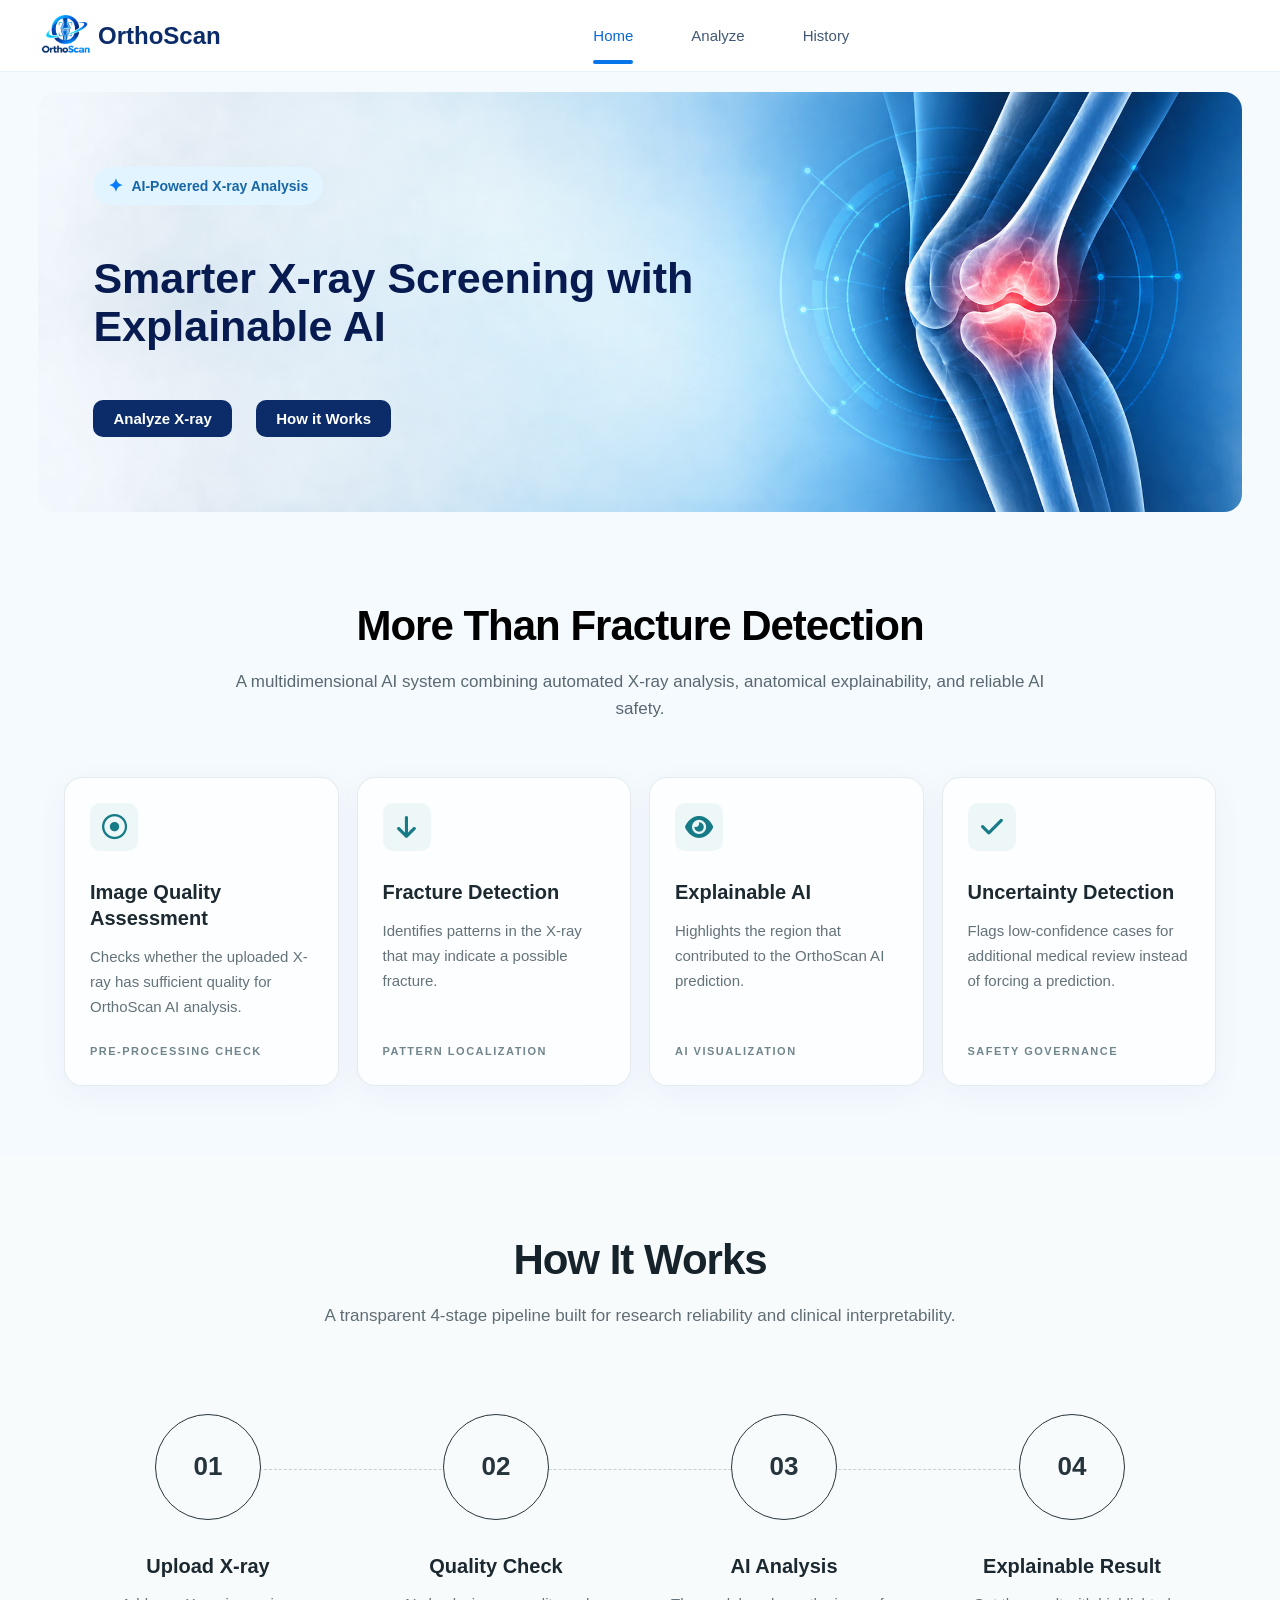
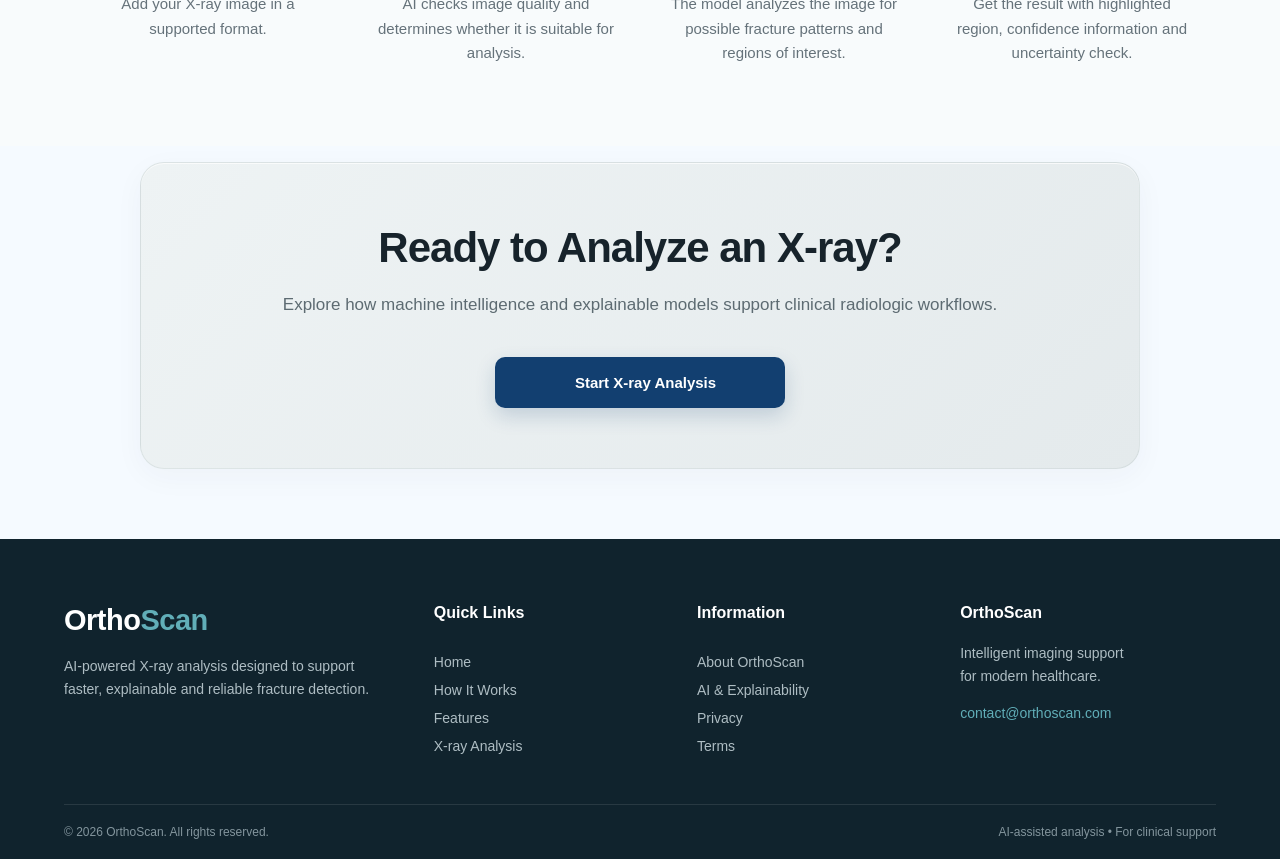
<file: index.html>
<!DOCTYPE html>
<html lang="en">
<head>
    <meta charset="UTF-8">
    <meta name="viewport" content="width=device-width, initial-scale=1.0">
    <title>Document</title>
     <link rel="stylesheet" href="https://cdnjs.cloudflare.com/ajax/libs/font-awesome/6.4.0/css/all.min.css" integrity="sha512-iecdLmaskl7CVkqkXNQ/ZH/XLlvWZOJyj7Yy7tcenmpD1ypASozpmT/E0iPtmFIB46ZmdtAc9eNBvH0H/ZpiBw==" crossorigin="anonymous" referrerpolicy="no-referrer" />
   
    <link rel="stylesheet" href="style.css">
</head>
<body>
    <!-- Navbar -->
<header class="navbar">

    <!-- Logo + Name -->
    <a href="index.html" class="brand">
        <div class="logo">
            <img src="images/logo.png" alt="OrthoScan Logo">
        </div>

        <div class="brand-text">
            <h1>OrthoScan</h1>
        </div>
    </a>


    <!-- Desktop Navigation -->
    <nav class="nav-links">

        <a href="index.html" class="nav-link active">
            Home
        </a>

        <a href="Analysis.html" class="nav-link">
            Analyze
        </a>

        <a href="history.html" class="nav-link">
            History
        </a>


    </nav>


    <!-- Right Side -->
    <div class="nav-right">

        <!-- Mobile Menu Button -->
        <button class="menu-btn" id="menuBtn" aria-label="Open navigation">
            ☰
        </button>

    </div>


    <!-- Mobile Navigation -->
    <nav class="mobile-menu" id="mobileMenu">

        <a href="index.html" class="mobile-link active">
            Home
        </a>

        <a href="Analysis.html" class="mobile-link">
            Analyze
        </a>

        <a href="history.html" class="mobile-link">
            History
        </a>

    </nav>

</header>
<section class="hero-section">
    <div class="hero-content">
        <div class="ai-badge">
            <span>✦</span>
            AI-Powered X-ray Analysis
        </div>
        <h1>
            Smarter X-ray Screening with<br>
            Explainable AI
        </h1>
        <div class="btns">
            <button class="btn" onclick="window.location.href='Analysis.html'">Analyze X-ray</button>
          <a href="#working">  <button class="btn">How it Works</button>
  </a>
          </div>
    </div>
</section>
<section class="features-section">

  <div class="section-heading">
    <h2>More Than Fracture Detection</h2>
    <p>
      A multidimensional AI system combining automated X-ray analysis,
      anatomical explainability, and reliable AI safety.
    </p>
  </div>

  <div class="features-grid">

    <!-- Card 1 -->
    <div class="feature-card">
      <div class="icon-box">
        <i class="fa-regular fa-circle-dot"></i>
      </div>

      <h3>Image Quality Assessment</h3>

      <p>
        Checks whether the uploaded X-ray has sufficient quality
        for OrthoScan AI analysis.
      </p>
      <span>PRE-PROCESSING CHECK</span>
    </div>

    <!-- Card 2 -->
    <div class="feature-card">
      <div class="icon-box">
        <i class="fa-solid fa-arrow-down"></i>
      </div>

      <h3>Fracture Detection</h3>

      <p>
        Identifies patterns in the X-ray that may indicate
        a possible fracture.
      </p>

      <span>PATTERN LOCALIZATION</span>
    </div>

    <!-- Card 3 -->
    <div class="feature-card">
      <div class="icon-box">
        <i class="fa-solid fa-eye"></i>
      </div>

      <h3>Explainable AI</h3>

      <p>
        Highlights the region that contributed to the
        OrthoScan AI prediction.
      </p>

      <span>AI VISUALIZATION</span>
    </div>

    <!-- Card 4 -->
    <div class="feature-card">
      <div class="icon-box">
        <i class="fa-solid fa-check"></i>
      </div>

      <h3>Uncertainty Detection</h3>

      <p>
        Flags low-confidence cases for additional medical
        review instead of forcing a prediction.
      </p>

      <span>SAFETY GOVERNANCE</span>
    </div>

  </div>

</section>
<section class="how-it-works" id="working">

  <div class="how-header" >
    <h2>How It Works</h2>
    <p>
      A transparent 4-stage pipeline built for research reliability
      and clinical interpretability.
    </p>
  </div>

  <div class="steps-container">

    <!-- Step 01 -->
    <div class="step">
      <div class="step-number">01</div>

      <h3>Upload X-ray</h3>

      <p>
        Add your X-ray image in a supported format.
      </p>
    </div>

    <!-- Step 02 -->
    <div class="step">
      <div class="step-number">02</div>

      <h3>Quality Check</h3>

      <p>
        AI checks image quality and determines whether
        it is suitable for analysis.
      </p>
    </div>

    <!-- Step 03 -->
    <div class="step">
      <div class="step-number">03</div>

      <h3>AI Analysis</h3>

      <p>
        The model analyzes the image for possible fracture
        patterns and regions of interest.
      </p>
    </div>

    <!-- Step 04 -->
    <div class="step">
      <div class="step-number">04</div>

      <h3>Explainable Result</h3>

      <p>
        Get the result with highlighted region, confidence
        information and uncertainty check.
      </p>
    </div>

  </div>

</section>
<section class="analyze-cta">

  <div class="cta-content">

    <h2>Ready to Analyze an X-ray?</h2>

    <p>
      Explore how machine intelligence and explainable models
      support clinical radiologic workflows.
    </p>

    <a href="Analysis.html" class="analyze-btn">
      <i data-lucide="file-scan"></i>
      <span>Start X-ray Analysis</span>
    </a>

  </div>

</section>
<footer class="footer">

  <div class="footer-container">

    <!-- Brand -->
    <div class="footer-brand">
      <h2>Ortho<span>Scan</span></h2>

      <p>
        AI-powered X-ray analysis designed to support
        faster, explainable and reliable fracture detection.
      </p>
    </div>


    <!-- Quick Links -->
    <div class="footer-links">
      <h3>Quick Links</h3>

      <a href="#">Home</a>
      <a href="#">How It Works</a>
      <a href="#">Features</a>
      <a href="#">X-ray Analysis</a>
    </div>


    <!-- Information -->
    <div class="footer-links">
      <h3>Information</h3>

      <a href="#">About OrthoScan</a>
      <a href="#">AI & Explainability</a>
      <a href="#">Privacy</a>
      <a href="#">Terms</a>
    </div>


    <!-- Contact -->
    <div class="footer-contact">
      <h3>OrthoScan</h3>

      <p>
        Intelligent imaging support<br>
        for modern healthcare.
      </p>

      <a href="mailto:contact@orthoscan.com">
        contact@orthoscan.com
      </a>
    </div>

  </div>
  <!-- Bottom -->
  <div class="footer-bottom">
    <p>© 2026 OrthoScan. All rights reserved.</p>
    <p>AI-assisted analysis • For clinical support</p>
  </div>
</footer>
<script src="script.js"></script>
</body>
</html>
</file>
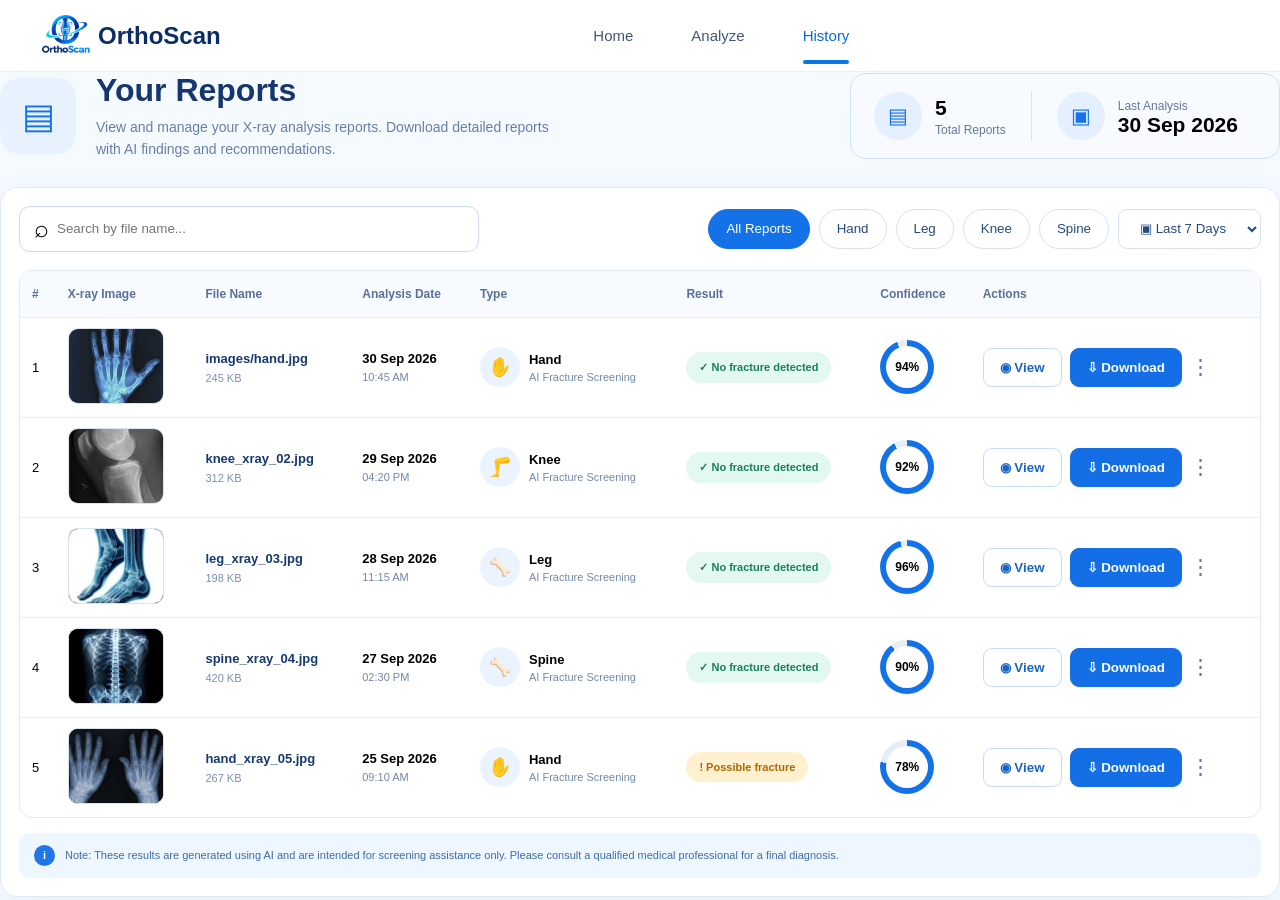
<file: history.html>
<!DOCTYPE html>
<html lang="en">
<head>
    <meta name="viewport" content="width=device-width, initial-scale=1.0">
    <title>report page</title>
    <link rel="stylesheet" href="history.css">
</head>
<body>
    <header class="navbar">

    <!-- Logo + Name -->
    <a href="index.html" class="brand">
        <div class="logo">
            <img src="images/logo.png" alt="OrthoScan Logo">
        </div>

        <div class="brand-text">
            <h1>OrthoScan</h1>
        </div>
    </a>


    <!-- Desktop Navigation -->
    <nav class="nav-links">

        <a href="index.html" class="nav-link">
            Home
        </a>

        <a href="Analysis.html" class="nav-link">
            Analyze
        </a>

        <a href="history.html" class="nav-link active">
            History
        </a>

    </nav>


    <!-- Right Side -->
    <div class="nav-right">

        <!-- Mobile Menu Button -->
        <button class="menu-btn" id="menuBtn" aria-label="Open navigation">
            ☰
        </button>

    </div>


    <!-- Mobile Navigation -->
    <nav class="mobile-menu" id="mobileMenu">

        <a href="index.html" class="mobile-link">
            Home
        </a>

        <a href="Analysis.html" class="mobile-link">
            Analyze
        </a>


        <a href="history.html" class="mobile-link active">
            History
        </a>

    </nav>

</header>


    <!-- Heading -->
    <section class="heading">

        <div class="heading-left">

            <div class="heading-icon">
                ▤
            </div>

            <div>
                <h2>Your Reports</h2>

                <p>
                    View and manage your X-ray analysis reports.
                    Download detailed reports<br>
                    with AI findings and recommendations.
                </p>
            </div>

        </div>


        <div class="summary">

            <div class="summary-item">
                <div class="summary-icon">▤</div>

                <div>
                    <strong id="totalReports">5</strong>
                    <span>Total Reports</span>
                </div>
            </div>

            <div class="divider"></div>

            <div class="summary-item">

                <div class="summary-icon">▣</div>

                <div>
                    <small>Last Analysis</small>
                    <strong>30 Sep 2026</strong>
                </div>

            </div>

        </div>

    </section>


    <!-- Reports -->
    <section class="reports-card">

        <!-- Search + filters -->
        <div class="toolbar">

            <div class="search-box">
                <span>⌕</span>
                <input
                    type="text"
                    id="searchInput"
                    placeholder="Search by file name..."
                >
            </div>


            <div class="filters">

                <button class="filter active" data-type="All">
                    All Reports
                </button>

                <button class="filter" data-type="Hand">
                    Hand
                </button>

                <button class="filter" data-type="Leg">
                    Leg
                </button>

                <button class="filter" data-type="Knee">
                    Knee
                </button>

                <button class="filter" data-type="Spine">
                    Spine
                </button>

                <select id="dateFilter">
                    <option>▣ Last 7 Days</option>
                    <option>All Dates</option>
                </select>

            </div>

        </div>


        <!-- Table -->
        <div class="table-wrapper">

            <table>

                <thead>

                    <tr>
                        <th>#</th>
                        <th>X-ray Image</th>
                        <th>File Name</th>
                        <th>Analysis Date</th>
                        <th>Type</th>
                        <th>Result</th>
                        <th>Confidence</th>
                        <th>Actions</th>
                    </tr>

                </thead>

                <tbody id="reportBody"></tbody>

            </table>

        </div>


        <!-- Note -->
        <div class="note">

            <span>i</span>

            <p>
                Note: These results are generated using AI and are intended
                for screening assistance only. Please consult a qualified
                medical professional for a final diagnosis.
            </p>

        </div>

    </section>

</main>


<script src="history.js"></script>
</body>
</html>
</file>
<file: style.css>
* {
    margin: 0;
    padding: 0;
    box-sizing: border-box;
}
body {
    font-family: 'Segoe UI', Tahoma, Geneva, Verdana, sans-serif;
    background: #f5faff;
}
/* ================= NAVBAR ================= */
.navbar {
    width: 100%;
    height: 72px;
    background: #ffffff;
    display: flex;
    align-items: center;
    justify-content: space-between;
    padding: 0 38px;
    border-bottom: 1px solid #e8f0f8;
}
/* ================= LOGO ================= */
.brand {
    display: flex;
    align-items: center;
    gap: 5px;
    text-decoration: none;
}
.logo img{
    width: 55px;
    height: 55px;
    display: flex;
    align-items: center;
    justify-content: center;
}
.brand-text h1 {
    font-size: 24px;
    line-height: 25px;
    color: #0b2c68;
    font-weight: 750;
}
.brand-text span {
    display: block;
    margin-top: 3px;
    font-size: 12px;
    color: #66809f;
}
/* ================= NAVIGATION ================= */

.nav-links {
    height: 100%;
    margin-right: 30px;
    display: flex;
    align-items: center;
    gap: 38px;
    margin-left: 30px;
}

.nav-links a {
    height: 100%;
    display: flex;
    align-items: center;
    position: relative;
    text-decoration: none;
    margin-right: 20px;
    color: #415875;
    font-size: 15px;
    font-weight: 500;
}

.nav-links a:hover {
    color: #0868d9;
}

.nav-link.active {
    color: #0868d9;
}

.nav-link.active::after {
    content: "";
    position: absolute;
    bottom: 7px;
    left: 0;
    right: 0;
    height: 4px;
    border-radius: 5px;
    background: #0876e8;
}


/* ================= RIGHT SIDE ================= */

.nav-right {
    display: flex;
    align-items: center;
    gap: 25px;
}


/* ================= HAMBURGER BUTTON ================= */

.menu-btn {
    display: none;

    width: 42px;
    height: 42px;

    border: none;
    background: transparent;

    font-size: 28px;
    color: #16355e;

    cursor: pointer;

    align-items: center;
    justify-content: center;
}


/* ================= MOBILE MENU ================= */

.mobile-menu {
    display: none;
}


/* ================= TABLET ================= */

@media (max-width: 900px) {

    .navbar {
        padding: 0 20px;
    }

    .nav-links {
        gap: 18px;
    }

    .nav-link {
        font-size: 13px;
    }

    .brand-text h1 {
        font-size: 21px;
    }
}


/* ================= MOBILE ================= */

@media (max-width: 700px) {

    .navbar {
        height: 65px;
        padding: 0 15px;

        position: relative;
    }

    .brand-text h1 {
        font-size: 19px;
    }


    /* Desktop navigation hide */
    .nav-links {
        display: none;
    }


    /* Hamburger show */
    .menu-btn {
        display: flex;
    }


    .nav-right {
        gap: 8px;
    }


    /* Mobile dropdown */

    .mobile-menu {
        position: absolute;

        top: 65px;
        right: 15px;

        width: 200px;

        background: white;

        border-radius: 12px;

        padding: 10px 0;

        display: flex;
        flex-direction: column;

        box-shadow: 0 8px 25px rgba(0, 0, 0, 0.12);

        opacity: 0;
        visibility: hidden;

        transform: translateY(-10px);

        transition:
            opacity 0.25s ease,
            transform 0.25s ease,
            visibility 0.25s ease;

        z-index: 1000;
    }


    /* Menu open */

    .mobile-menu.show {
        opacity: 1;
        visibility: visible;

        transform: translateY(0);
    }


    /* Mobile links */

    .mobile-link {
        padding: 13px 20px;

        text-decoration: none;

        color: #415875;

        font-size: 15px;

        font-weight: 500;

        transition: 0.2s;
    }


    .mobile-link:hover {
        background: #f2f7ff;
        color: #0868d9;
    }


    .mobile-link.active {
        color: #0868d9;

        background: #f2f7ff;

        border-left: 3px solid #0876e8;
    }
}


/* ================= SMALL MOBILE ================= */

@media (max-width: 420px) {

    .brand-text h1 {
        font-size: 17px;
    }

    .mobile-menu {
        right: 10px;
        width: 180px;
    }

}

/* =======HERO SECTION ===========*/
.hero-section {
    width: 94%;
    max-width: 1450px;
    min-height: 420px;
    margin: 20px auto;
    display: flex;
    align-items: center;
    position: relative;
    overflow: hidden;
    border-radius: 18px;
    background-image: url("images/hero-img.png");
    background-size: cover;
}
/* LEFT CONTENT */
.hero-content {
    width: 55%;
    padding-left: 55px;
    position: relative;
    z-index: 2;
}
/* AI BADGE */
.ai-badge {
    width: fit-content;
    display: flex;
    align-items: center;
    gap: 8px;
    padding: 8px 15px;
    margin-bottom: 20px;
    border-radius: 25px;
    background: #e1f4ff;
    color: #1766a5;
    font-size: 14px;
    font-weight: 600;
}
.ai-badge span {
    color: #087cff;
    font-size: 18px;
}
/* HEADING */

.hero-content h1 {
    margin: 0 0 18px;
    color: #071b51;
    font-size: 43px;
    line-height: 1.1;
    font-weight: 750;
    margin-bottom: 50px;
    margin-top: 50px;
}
.btns{
    gap: 20px;
}
.btn{
    border: none;
    padding:  10px 20px;
    color: white;
    background-color: #0b2c68;
    border-radius: 10px;
    margin-right: 20px;
    font-size: 15px;
    font-weight: 700;
    cursor: pointer;
}

/* ===TABLE==*/
@media (max-width: 1000px) {
    .hero-content {
        padding-left: 35px;
    }
    .hero-content h1 {
        font-size: 36px;
    }
    .hero-features {
        gap: 15px;
    }
    .hero-feature h4 {
        font-size: 11px;
    }
}
/* ===== MOBILE=====*/
@media (max-width: 750px) {
    .hero-section {
        min-height: 420px;
        background-image: url("images/hero-img1.png");
        background-size: c;
        background-position: center top;
        background-repeat: no-repeat;

        background-color: #eef7ff;
        /* flex-direction: column; */
    }
    .hero-content {
        width: 100%;
        padding: 35px 25px;
    }
    .hero-content h1 {
        font-size: 34px;
    }
    .hero-text {
        font-size: 15px;
    }
    .hero-features {
        flex-wrap: wrap;
        gap: 18px;
    }
    .hero-feature {
        width: 45%;
    }
    
}
/* SMALL MOBILE */
@media (max-width: 480px) {
    .hero-section {
        width: 95%;
    }
    .hero-content {
        padding: 28px 20px;
    }
    .hero-content h1 {
        font-size: 29px;
    }
    .hero-feature {
        width: 100%;
    }
    
}

/* Main Section */
.features-section {
  width: 100%;
  padding: 70px 5%;
}

/* Heading */
.section-heading {
  text-align: center;
  max-width: 850px;
  margin: 0 auto 55px;
}

.section-heading h2 {
  font-size: 42px;
  font-weight: 700;
  margin-bottom: 18px;
  letter-spacing: -1px;
}

.section-heading p {
  font-size: 17px;
  line-height: 1.6;
  color: #596871;
}

/* Cards Grid */
.features-grid {
  max-width: 1450px;
  margin: auto;

  display: grid;
  grid-template-columns: repeat(4, 1fr);
  gap: 18px;
}
/* Card */
.feature-card {
  min-height: 200px;
  padding: 25px 25px 28px;
  background: rgba(255, 255, 255, 0.72);
  border: 1px solid rgba(130, 150, 160, 0.18);
  border-radius: 18px;
  box-shadow: 0 8px 30px rgba(40, 70, 80, 0.05);
  display: flex;
  flex-direction: column;
  transition: 0.3s ease;
}

.feature-card:hover {
  transform: translateY(-6px);
  box-shadow: 0 15px 35px rgba(40, 70, 80, 0.10);
}
/* Icon */
.icon-box {
  width: 48px;
  height: 48px;
  display: flex;
  align-items: center;
  justify-content: center;
  margin-bottom: 28px;
  border-radius: 10px;
  background: #edf7f8;
  color: #167b86;
  font-size: 25px;
  font-weight: bold;
}

/* Card Heading */
.feature-card h3 {
  font-size: 20px;
  line-height: 1.3;
  margin-bottom: 14px;
  color: #1c2930;
}
/* Card Description */
.feature-card p {
  font-size: 15px;
  line-height: 1.65;
  color: #64727a;
}
/* Bottom Label */
.feature-card span {
  margin-top: auto;
  padding-top: 25px;
  font-size: 11px;
  font-weight: 700;
  letter-spacing: 1.5px;
  color: #71858d;
}
/* =========================TABLET========================= */
@media (max-width: 1000px) {
  .features-grid {
    grid-template-columns: repeat(2, 1fr);
  }
  .section-heading h2 {
    font-size: 36px;
  }
}
/* ========================= MOBILE========================= */
@media (max-width: 600px) {
  .features-section {
    padding: 50px 18px;
  }
  .section-heading {
    margin-bottom: 35px;
  }
  .section-heading h2 {
    font-size: 29px;
    line-height: 1.2;
  }
  .section-heading p {
    font-size: 14px;
    line-height: 1.6;
  }
  .features-grid {
    grid-template-columns: 1fr;
    gap: 15px;
  }
  .feature-card {
    min-height: 300px;
    padding: 25px;
  }
  .feature-card h3 {
    font-size: 19px;
  }
  .feature-card p {
    font-size: 14px;
  }

}
/* ========================= HOW IT WORKS========================= */
.how-it-works {
  width: 100%;
  padding: 80px 5%;
  background: #f8fbfc;
  overflow: hidden;
}
/* =========================  HEADER========================= */
.how-header {
  max-width: 900px;
  margin: 0 auto 85px;
  text-align: center;
}
.how-header h2 {
  margin: 0 0 18px;
  font-size: 42px;
  font-weight: 700;
  color: #17232b;
  letter-spacing: -1px;
}
.how-header p {
  margin: 0;
  font-size: 17px;
  line-height: 1.6;
  color: #5f6d75;
}
/* ========================= STEPS========================= */
.steps-container {
  max-width: 1450px;
  margin: auto;
  display: grid;
  grid-template-columns: repeat(4, 1fr);
  position: relative;
}
/* Connecting Line */
.steps-container::before {
  content: "";
  position: absolute;
  top: 55px;
  left: 10%;
  right: 10%;
  border-top: 1px dashed #c6d0d4;
  z-index: 0;
}
/* ========================= STEP========================= */
.step {
  position: relative;
  z-index: 1;
  text-align: center;
  padding: 0 25px;
}
/* Number Circle */
.step-number {
  width: 106px;
  height: 106px;
  margin: 0 auto 35px;
  border: 1.5px solid #26343b;
  border-radius: 50%;
  background: #f8fbfc;
  display: flex;
  align-items: center;
  justify-content: center;
  font-size: 26px;
  font-weight: 600;
  color: #26343b;
}
/* Step Heading */
.step h3 {
  margin: 0 0 14px;
  font-size: 20px;
  font-weight: 600;
  color: #1b2830;
}
/* Step Description */
.step p {
  max-width: 300px;
  margin: 0 auto;
  font-size: 15px;
  line-height: 1.65;
  color: #65727a;
}
/* ========================= TABLET========================= */
@media (max-width: 1000px) {
  .how-it-works {
    padding: 30px 4%;
  }
  .how-header {
    margin-bottom: 30pxpx;
  }
  .how-header h2 {
    font-size: 36px;
  }
  .steps-container {
    grid-template-columns: repeat(2, 1fr);
    gap: 60px 20px;
  }
  .steps-container::before {
    display: none;
  }
  .step-number {
    width: 90px;
    height: 90px;

    font-size: 23px;
  }

}
/* =========================  MOBILE========================= */
@media (max-width: 600px) {
  .how-it-works {
    padding: 55px 20px;
  }
  .how-header {
    margin-bottom: 50px;
  }
  .how-header h2 {
    font-size: 30px;
    letter-spacing: -0.5px;
  }

  .how-header p {
    font-size: 14px;
    line-height: 1.6;
  }

  .steps-container {
    grid-template-columns: 1fr;
    gap: 48px;
  }
  .step {
    padding: 0 10px;
  }
  .step-number {
    width: 82px;
    height: 82px;
    margin-bottom: 25px;
    font-size: 21px;
  }
  .step h3 {
    font-size: 19px;
  }
  .step p {
    max-width: 330px;
    font-size: 14px;
  }
}
/* ========================= ANALYZE CTA========================= */
.analyze-cta {
  width: 100%;
  padding: 16px 4% 0;
  display:flex;
  justify-content: center;
  align-items: center;
}
.cta-content {
  width: 1000px;
  min-height: 200px;
  border-radius: 24px;
  background: linear-gradient(
    135deg,
    #eef3f4,
    #e4eaec
  );

  border: 1px solid rgba(100, 120, 125, 0.12);
  display: flex;
  flex-direction: column;
  align-items: center;
  justify-content: center;
  text-align: center;
  padding: 60px 25px;
  box-shadow:
    inset 0 1px 0 rgba(255,255,255,0.7),
    0 8px 30px rgba(40, 60, 70, 0.04);
}
/* Heading */
.cta-content h2 {
  margin: 0 0 18px;
  font-size: 42px;
  line-height: 1.2;
  font-weight: 700;
  color: #17232b;
  letter-spacing: -1px;
}
/* Description */
.cta-content p {
  max-width: 760px;
  margin: 0 0 38px;
  font-size: 17px;
  line-height: 1.6;
  color: #5d6b72;
}
/* Button */
.analyze-btn {
  display: inline-flex;
  align-items: center;
  justify-content: center;
  gap: 11px;
  min-width: 290px;
  padding: 17px 28px;
  border-radius: 10px;
  background: #123f70;
  color: #ffffff;
  text-decoration: none;
  font-size: 15px;
  font-weight: 600;
  transition: all 0.25s ease;
  box-shadow:
    0 8px 20px rgba(18, 63, 112, 0.18);
}
/* Icon */
.analyze-btn svg {
  width: 20px;
  height: 20px;
  stroke-width: 2;
}
/* Hover */
.analyze-btn:hover {
  background: #0d3159;
  transform: translateY(-2px);
  box-shadow:
    0 12px 25px rgba(18, 63, 112, 0.25);
}
/* ========================= TABLET========================= */
@media (max-width: 900px) {
  .cta-content {
    min-height: 360px;
  }
  .cta-content h2 {
    font-size: 36px;
  }
  .cta-content p {
    max-width: 650px;
    font-size: 16px;
  }

}
/* ========================= MOBILE========================= */
@media (max-width: 600px) {
  .analyze-cta {
    padding: 12px 15px 0;
  }
  .cta-content {
    min-height: 340px;
    padding: 45px 20px;
    border-radius: 20px;
  }
  .cta-content h2 {
    font-size: 29px;
    line-height: 1.25;
    letter-spacing: -0.5px;
  }
  .cta-content p {
    font-size: 14px;
    line-height: 1.6;
    margin-bottom: 30px;
  }
  .analyze-btn {
    width: 100%;
    max-width: 280px;
    min-width: 0;
    padding: 15px 20px;
    font-size: 14px;
    cursor: pointer;
  }

}
/* =========================FOOTER========================= */
.footer {
  margin-top: 70px;
  background: #10232d;
  color: #ffffff;
  padding: 65px 5% 0;
}
/* Main Footer */
.footer-container {
  max-width: 1400px;
  margin: auto;
  display: grid;
  grid-template-columns: 1.5fr 1fr 1fr 1.2fr;
  gap: 50px;
  padding-bottom: 50px;
}

/* Brand */
.footer-brand h2 {
  margin: 0 0 18px;
  font-size: 29px;
  font-weight: 700;
  letter-spacing: -0.5px;
}
.footer-brand h2 span {
  color: #61aeb8;
}
.footer-brand p {
  max-width: 350px;
  margin: 0;
  color: #aebdc3;
  font-size: 14px;
  line-height: 1.7;
}
/* Headings */
.footer-links h3,
.footer-contact h3 {
  margin: 0 0 20px;
  font-size: 16px;
  font-weight: 600;
}
/* Links */
.footer-links {
  display: flex;
  flex-direction: column;
  gap: 12px;
}

.footer-links a {
  width: fit-content;
  color: #aebdc3;
  text-decoration: none;
  font-size: 14px;
  transition: 0.2s ease;
}
.footer-links a:hover {
  color: #ffffff;
  transform: translateX(3px);
}
/* Contact */
.footer-contact p {
  margin: 0 0 15px;
  color: #aebdc3;
  font-size: 14px;
  line-height: 1.7;
}
.footer-contact a {
  color: #61aeb8;
  font-size: 14px;
  text-decoration: none;
}

.footer-contact a:hover {
  color: #ffffff;
}
/* Bottom */
.footer-bottom {
  max-width: 1400px;
  margin: auto;
  padding: 20px 0;
  border-top: 1px solid rgba(255,255,255,0.1);
  display: flex;
  align-items: center;
  justify-content: space-between;
  gap: 20px;
}

.footer-bottom p {
  margin: 0;
  color: #83959d;
  font-size: 12px;
}
/* ========================= TABLET========================= */
@media (max-width: 900px) {
  .footer-container {
    grid-template-columns: 1fr 1fr;
    gap: 40px;
  }
}
/* ========================= MOBILE========================= */
@media (max-width: 600px) {
  .footer {
    margin-top: 50px;
    padding: 50px 25px 0;
  }
  .footer-container {
    grid-template-columns: 1fr;
    gap: 35px;
    padding-bottom: 35px;
  }
  .footer-brand p {
    max-width: 100%;
  }
  .footer-bottom {
    flex-direction: column;
    align-items: flex-start;
    gap: 8px;
  }

}
</file>
<file: history.css>
* {
    margin: 0;
    padding: 0;
    box-sizing: border-box;
}
body {
    font-family: 'Segoe UI', Tahoma, Geneva, Verdana, sans-serif;
    background: #f5faff;
}
/* ================= NAVBAR ================= */
.navbar {
    width: 100%;
    height: 72px;
    background: #ffffff;
    display: flex;
    align-items: center;
    justify-content: space-between;
    padding: 0 38px;
    border-bottom: 1px solid #e8f0f8;
}
/* ================= LOGO ================= */
.brand {
    display: flex;
    align-items: center;
    gap: 5px;
    text-decoration: none;
}
.logo img{
    width: 55px;
    height: 55px;
    display: flex;
    align-items: center;
    justify-content: center;
}
.brand-text h1 {
    font-size: 24px;
    line-height: 25px;
    color: #0b2c68;
    font-weight: 750;
}
.brand-text span {
    display: block;
    margin-top: 3px;
    font-size: 12px;
    color: #66809f;
}
/* ================= NAVIGATION ================= */

.nav-links {
    height: 100%;
    margin-right: 30px;
    display: flex;
    align-items: center;
    gap: 38px;
    margin-left: 30px;
}

.nav-links a {
    height: 100%;
    display: flex;
    align-items: center;
    position: relative;
    text-decoration: none;
    margin-right: 20px;
    color: #415875;
    font-size: 15px;
    font-weight: 500;
}

.nav-links a:hover {
    color: #0868d9;
}

.nav-link.active {
    color: #0868d9;
}

.nav-link.active::after {
    content: "";
    position: absolute;
    bottom: 7px;
    left: 0;
    right: 0;
    height: 4px;
    border-radius: 5px;
    background: #0876e8;
}


/* ================= RIGHT SIDE ================= */

.nav-right {
    display: flex;
    align-items: center;
    gap: 25px;
}


/* ================= HAMBURGER BUTTON ================= */

.menu-btn {
    display: none;

    width: 42px;
    height: 42px;

    border: none;
    background: transparent;

    font-size: 28px;
    color: #16355e;

    cursor: pointer;

    align-items: center;
    justify-content: center;
}


/* ================= MOBILE MENU ================= */

.mobile-menu {
    display: none;
}


/* ================= TABLET ================= */

@media (max-width: 900px) {

    .navbar {
        padding: 0 20px;
    }

    .nav-links {
        gap: 18px;
    }

    .nav-link {
        font-size: 13px;
    }

    .brand-text h1 {
        font-size: 21px;
    }
}


/* ================= MOBILE ================= */

@media (max-width: 700px) {

    .navbar {
        height: 65px;
        padding: 0 15px;

        position: relative;
    }


    .brand-text h1 {
        font-size: 19px;
    }


    /* Desktop navigation hide */
    .nav-links {
        display: none;
    }


    /* Hamburger show */
    .menu-btn {
        display: flex;
    }


    .nav-right {
        gap: 8px;
    }


    /* Mobile dropdown */

    .mobile-menu {
        position: absolute;

        top: 65px;
        right: 15px;

        width: 200px;

        background: white;

        border-radius: 12px;

        padding: 10px 0;

        display: flex;
        flex-direction: column;

        box-shadow: 0 8px 25px rgba(0, 0, 0, 0.12);

        opacity: 0;
        visibility: hidden;

        transform: translateY(-10px);

        transition:
            opacity 0.25s ease,
            transform 0.25s ease,
            visibility 0.25s ease;

        z-index: 1000;
    }


    /* Menu open */

    .mobile-menu.show {
        opacity: 1;
        visibility: visible;

        transform: translateY(0);
    }


    /* Mobile links */

    .mobile-link {
        padding: 13px 20px;

        text-decoration: none;

        color: #415875;

        font-size: 15px;

        font-weight: 500;

        transition: 0.2s;
    }


    .mobile-link:hover {
        background: #f2f7ff;
        color: #0868d9;
    }


    .mobile-link.active {
        color: #0868d9;

        background: #f2f7ff;

        border-left: 3px solid #0876e8;
    }
}


/* ================= SMALL MOBILE ================= */

@media (max-width: 420px) {

    .brand-text h1 {
        font-size: 17px;
    }

    .mobile-menu {
        right: 10px;
        width: 180px;
    }

}
/* MAIN */

.container {
    padding: 32px 3%;
}


/* HEADING */

.heading {
    display: flex;
    align-items: center;
    justify-content: space-between;

    gap: 30px;
    margin-bottom: 26px;
}

.heading-left {
    display: flex;
    align-items: center;
    gap: 20px;
}

.heading-icon {
    width: 76px;
    height: 76px;

    border-radius: 20px;
    background: #e8f2ff;

    display: grid;
    place-items: center;

    color: #1471e7;
    font-size: 35px;
}

.heading h2 {
    font-size: 32px;
    color: #15366e;
}

.heading p {
    margin-top: 7px;
    color: #687fa5;
    line-height: 1.6;
    font-size: 14px;
}


/* SUMMARY */

.summary {
    min-width: 430px;

    padding: 17px 23px;

    border: 1px solid #cee1f8;
    border-radius: 16px;

    background: #f7fbff;

    display: flex;
    align-items: center;
    gap: 25px;
}

.summary-item {
    display: flex;
    align-items: center;
    gap: 13px;
}

.summary-icon {
    width: 48px;
    height: 48px;

    border-radius: 50%;
    background: #e4f0ff;

    color: #1672e9;

    display: grid;
    place-items: center;

    font-size: 21px;
}

.summary-item strong {
    display: block;
    font-size: 21px;
}

.summary-item span,
.summary-item small {
    display: block;
    color: #64799c;
    font-size: 12px;
    margin-top: 3px;
}

.divider {
    height: 50px;
    width: 1px;
    background: #d5e3f2;
}


/* REPORT CARD */

.reports-card {
    background: white;

    border: 1px solid #dfebf7;
    border-radius: 18px;

    padding: 18px;

    box-shadow: 0 10px 35px rgba(40, 90, 145, .06);
}


/* TOOLBAR */

.toolbar {
    display: flex;
    justify-content: space-between;
    align-items: center;

    gap: 20px;
    margin-bottom: 18px;
}

.search-box {
    width: 37%;
    min-width: 300px;

    height: 46px;

    border: 1px solid #cbdcf1;
    border-radius: 11px;

    display: flex;
    align-items: center;

    padding: 0 14px;
}

.search-box span {
    font-size: 25px;
    margin-right: 8px;
}

.search-box input {
    border: none;
    outline: none;

    width: 100%;

    color: #244777;
}


.filters {
    display: flex;
    gap: 9px;
    align-items: center;
}

.filter,
#dateFilter {
    height: 40px;

    padding: 0 17px;

    border-radius: 22px;
    border: 1px solid #d5e3f3;

    background: white;
    color: #254a7d;

    cursor: pointer;
}

.filter.active {
    background: #1472e9;
    color: white;
    border-color: #1472e9;
}

#dateFilter {
    border-radius: 9px;
}


/* TABLE */

.table-wrapper {
    overflow-x: auto;

    border: 1px solid #e0eaf5;
    border-radius: 13px;
}

table {
    width: 100%;
    min-width: 1150px;
    border-collapse: collapse;
}

thead {
    background: #f7faff;
}

th {
    padding: 16px 12px;

    text-align: left;

    font-size: 12px;
    color: #58709a;
}

td {
    padding: 10px 12px;

    border-top: 1px solid #e8eef6;

    font-size: 13px;
}


/* IMAGE */

.xray {
    width: 96px;
    height: 76px;

    object-fit: cover;

    background: #090d13;

    border-radius: 10px;

    border: 1px solid #d8e3ef;
}


/* FILE */

.file-name {
    font-weight: bold;
    color: #16396f;
}

.file-size {
    display: block;

    margin-top: 6px;

    color: #7a90af;
    font-size: 11px;
}


/* DATE */

.date {
    font-weight: bold;
}

.time {
    display: block;

    margin-top: 5px;

    color: #7187a9;
    font-size: 11px;
}


/* TYPE */

.type {
    display: flex;
    align-items: center;
    gap: 9px;
}

.type-icon {
    width: 40px;
    height: 40px;

    border-radius: 50%;

    background: #eaf3ff;

    display: grid;
    place-items: center;

    font-size: 18px;
}

.type-name {
    font-weight: bold;
}

.type-sub {
    display: block;

    margin-top: 4px;

    color: #7589a9;
    font-size: 11px;
}


/* RESULT */

.result {
    display: inline-flex;
    align-items: center;
    gap: 6px;

    padding: 9px 13px;

    border-radius: 18px;

    background: #e3f8f0;

    color: #19805e;

    font-size: 11px;
    font-weight: bold;

    white-space: nowrap;
}

.result.warning {
    background: #fff0cf;
    color: #a96b00;
}


/* CONFIDENCE */

.confidence {
    width: 54px;
    height: 54px;

    border-radius: 50%;

    background:
        conic-gradient(
            #1472e9 calc(var(--confidence) * 1%),
            #e6edf5 0
        );

    display: grid;
    place-items: center;

    position: relative;
}

.confidence::after {
    content: "";

    width: 42px;
    height: 42px;

    border-radius: 50%;

    background: white;

    position: absolute;
}

.confidence span {
    position: relative;
    z-index: 2;

    font-size: 12px;
    font-weight: bold;
}


/* ACTIONS */

.actions {
    display: flex;
    align-items: center;
    gap: 8px;
}

.view-btn,
.download-btn {
    height: 39px;

    padding: 0 16px;

    border-radius: 9px;

    cursor: pointer;

    font-weight: bold;
}

.view-btn {
    background: white;

    color: #1765c7;

    border: 1px solid #c8dcf5;
}

.download-btn {
    background: #146fe6;

    color: white;

    border: 1px solid #146fe6;
}

.download-btn:hover {
    background: #0d5fc9;
}

.more-btn {
    background: transparent;

    border: none;

    font-size: 21px;

    cursor: pointer;

    color: #627998;
}


/* NOTE */

.note {
    margin-top: 15px;

    background: #eef6ff;

    border-radius: 11px;

    padding: 12px 15px;

    display: flex;
    align-items: center;
    gap: 10px;

    color: #3f6da8;

    font-size: 11px;
}

.note span {
    width: 21px;
    height: 21px;

    flex-shrink: 0;

    border-radius: 50%;

    background: #2076e6;

    color: white;

    display: grid;
    place-items: center;

    font-weight: bold;
}


/* RESPONSIVE */

@media(max-width:1100px) {

    .nav-links {
        gap: 15px;
    }

    .nav-links span {
        display: none;
    }

    .summary {
        min-width: 350px;
    }

    .toolbar {
        flex-direction: column;
        align-items: stretch;
    }

    .search-box {
        width: 100%;
    }

    .filters {
        justify-content: flex-start;
        flex-wrap: wrap;
    }
}

@media(max-width:750px) {

    .navbar {
        height: auto;
        padding: 15px;

        flex-wrap: wrap;
    }

    .brand {
        min-width: auto;
    }

    .user-area {
        display: none;
    }

    .nav-links {
        height: 45px;

        justify-content: space-between;
    }

    .container {
        padding: 20px 12px;
    }

    .heading {
        flex-direction: column;
        align-items: stretch;
    }

    .summary {
        min-width: 0;
        width: 100%;
    }
}
</file>
